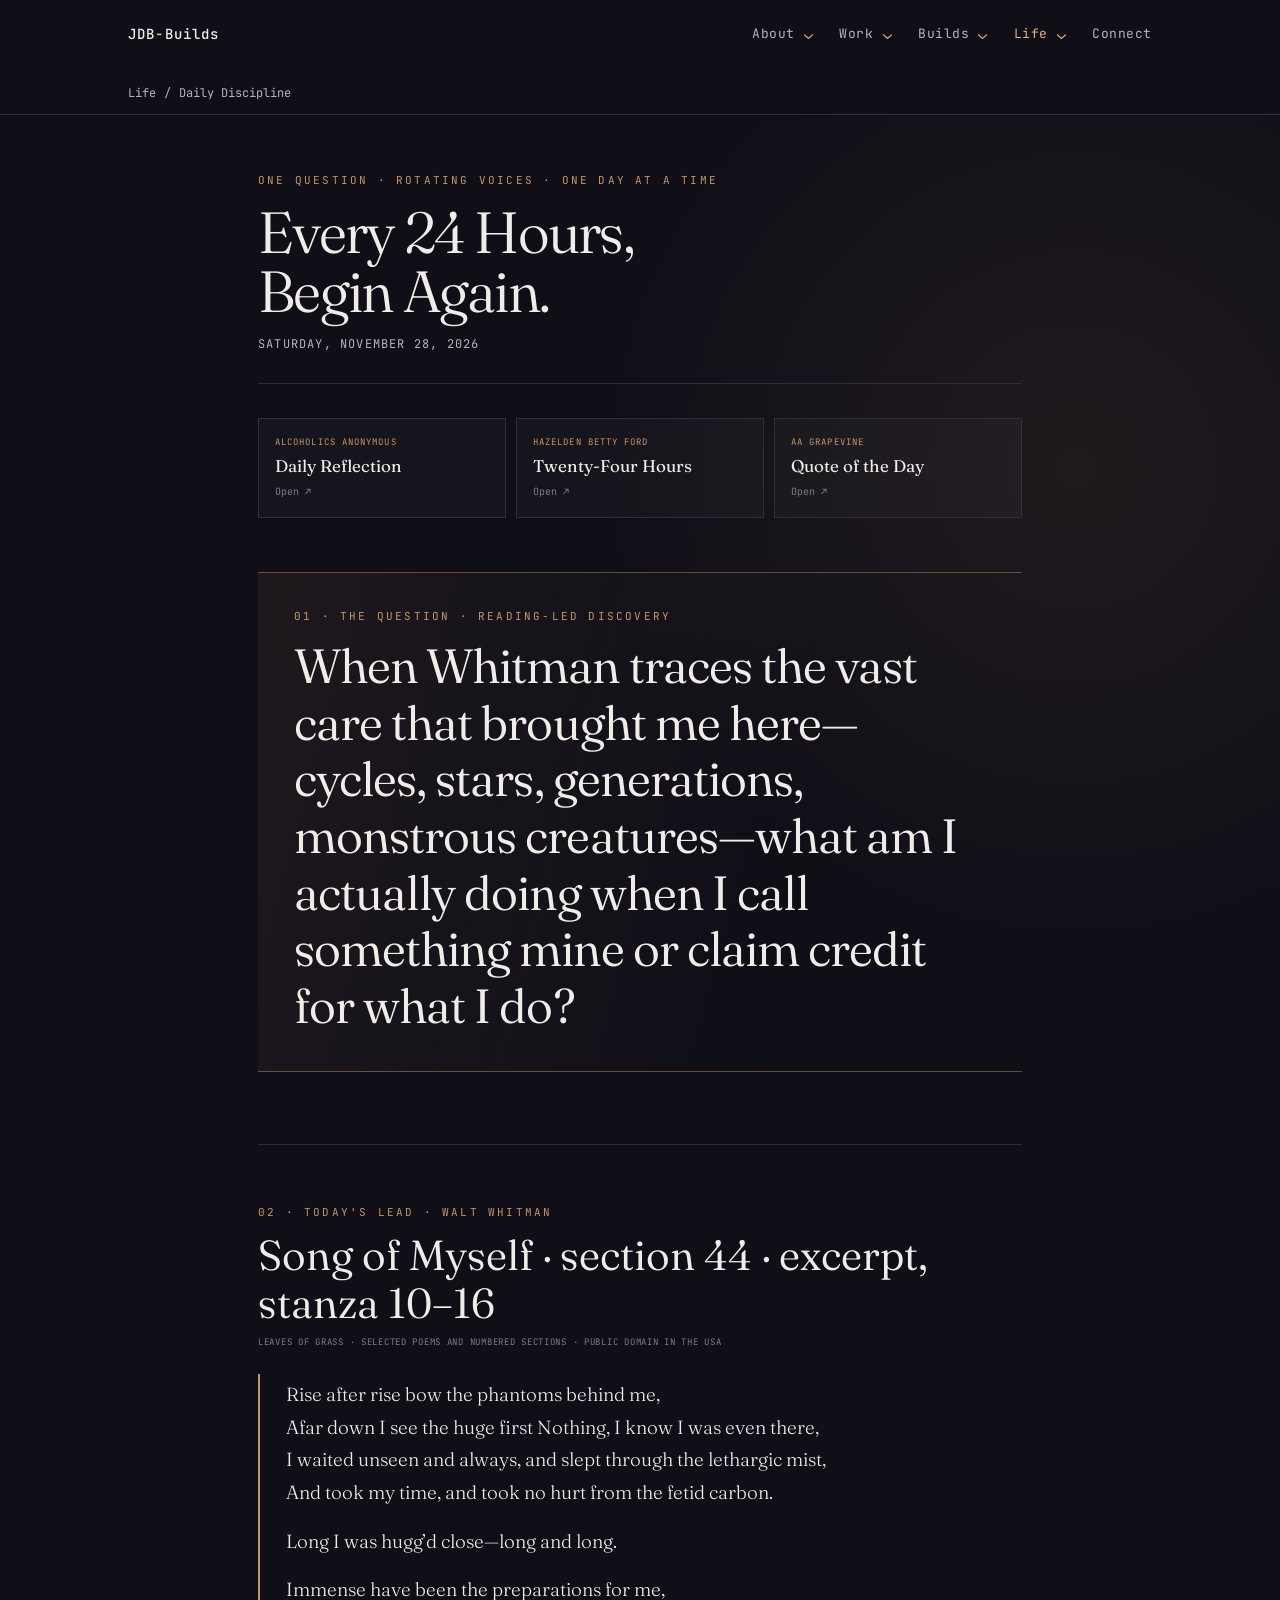
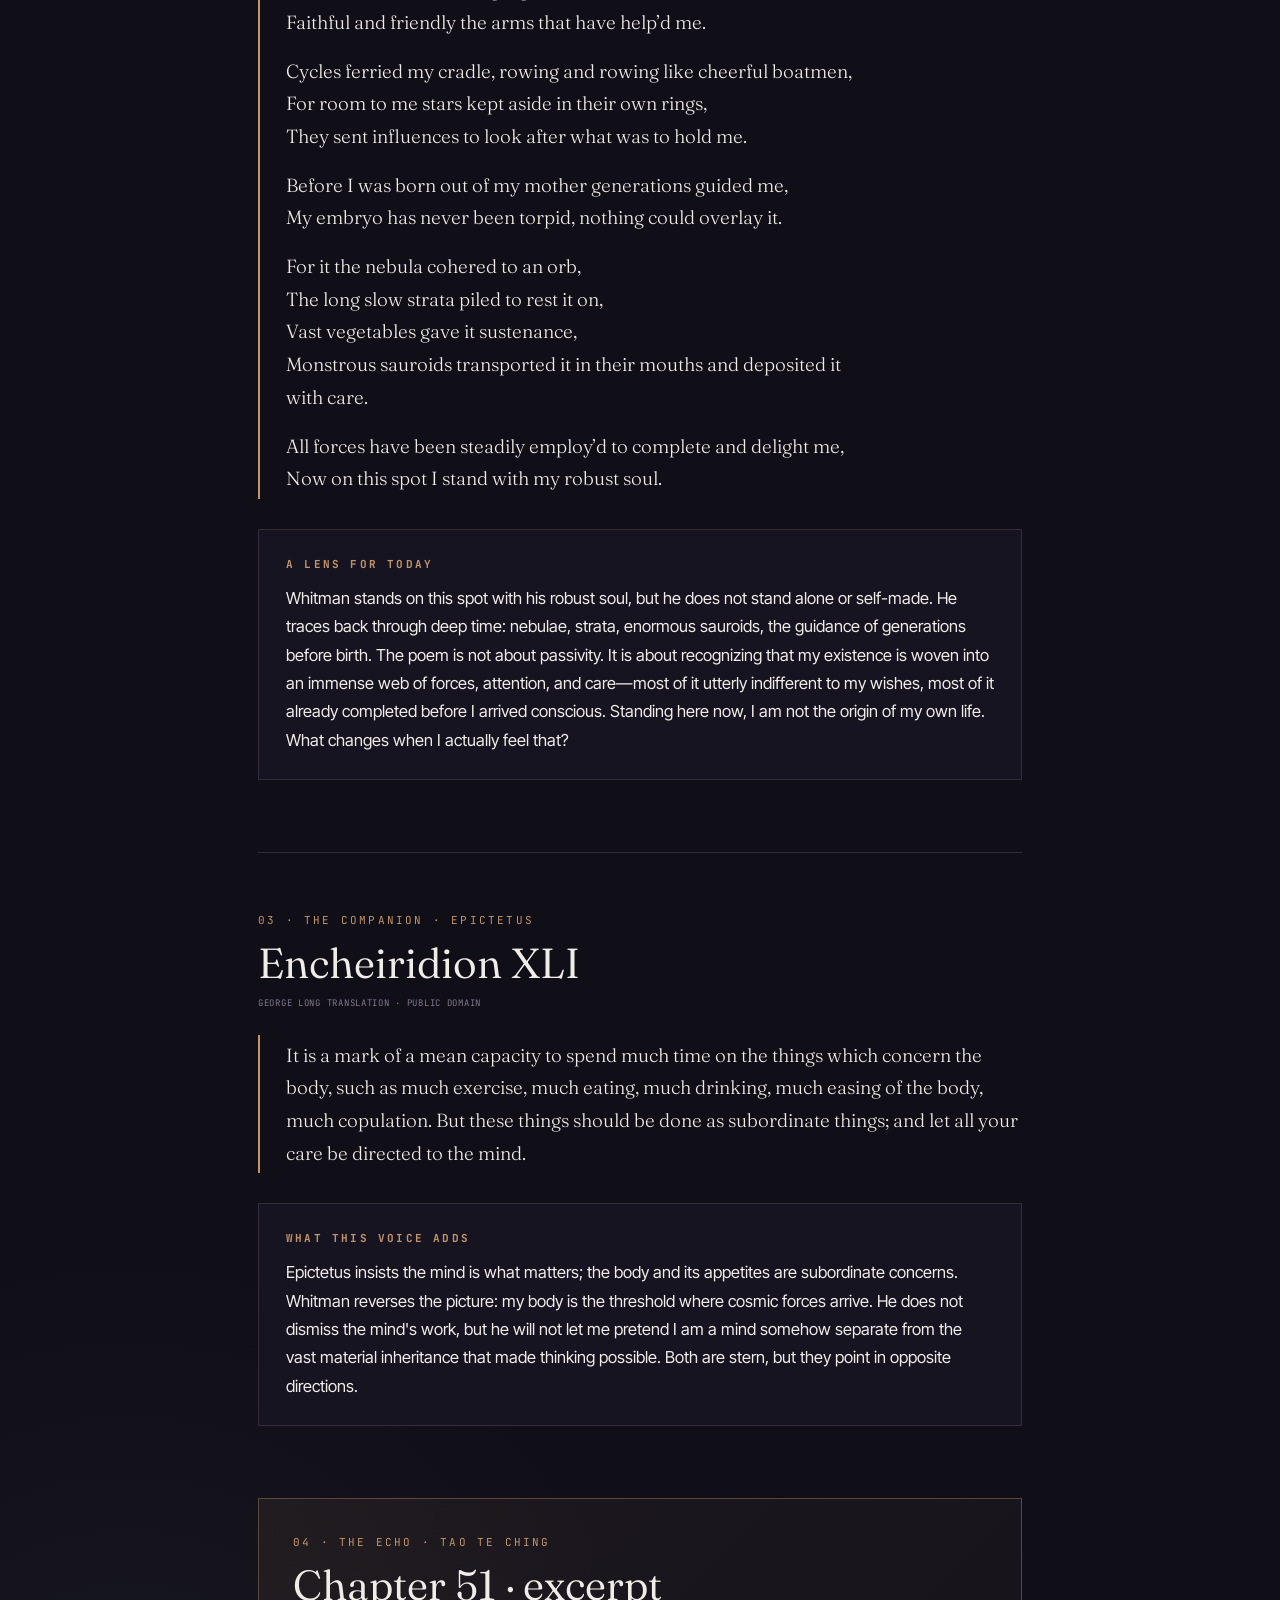
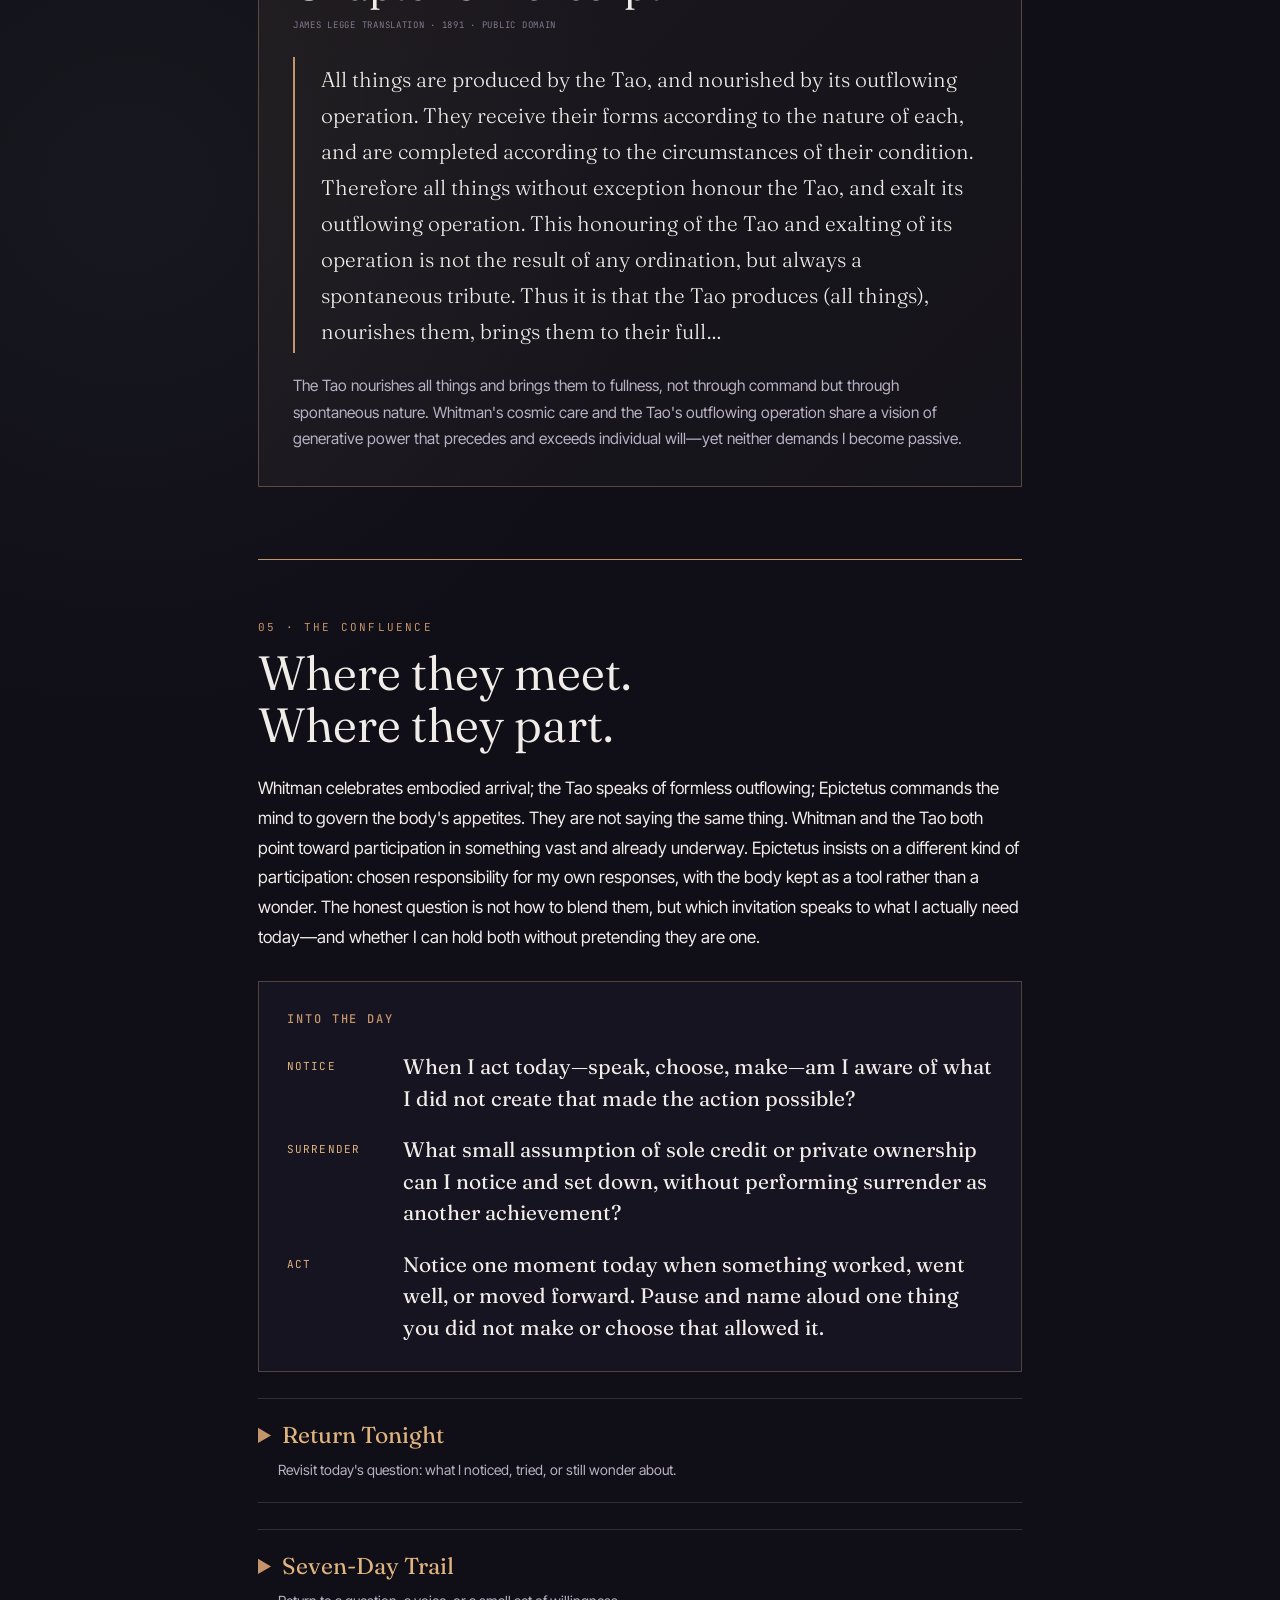
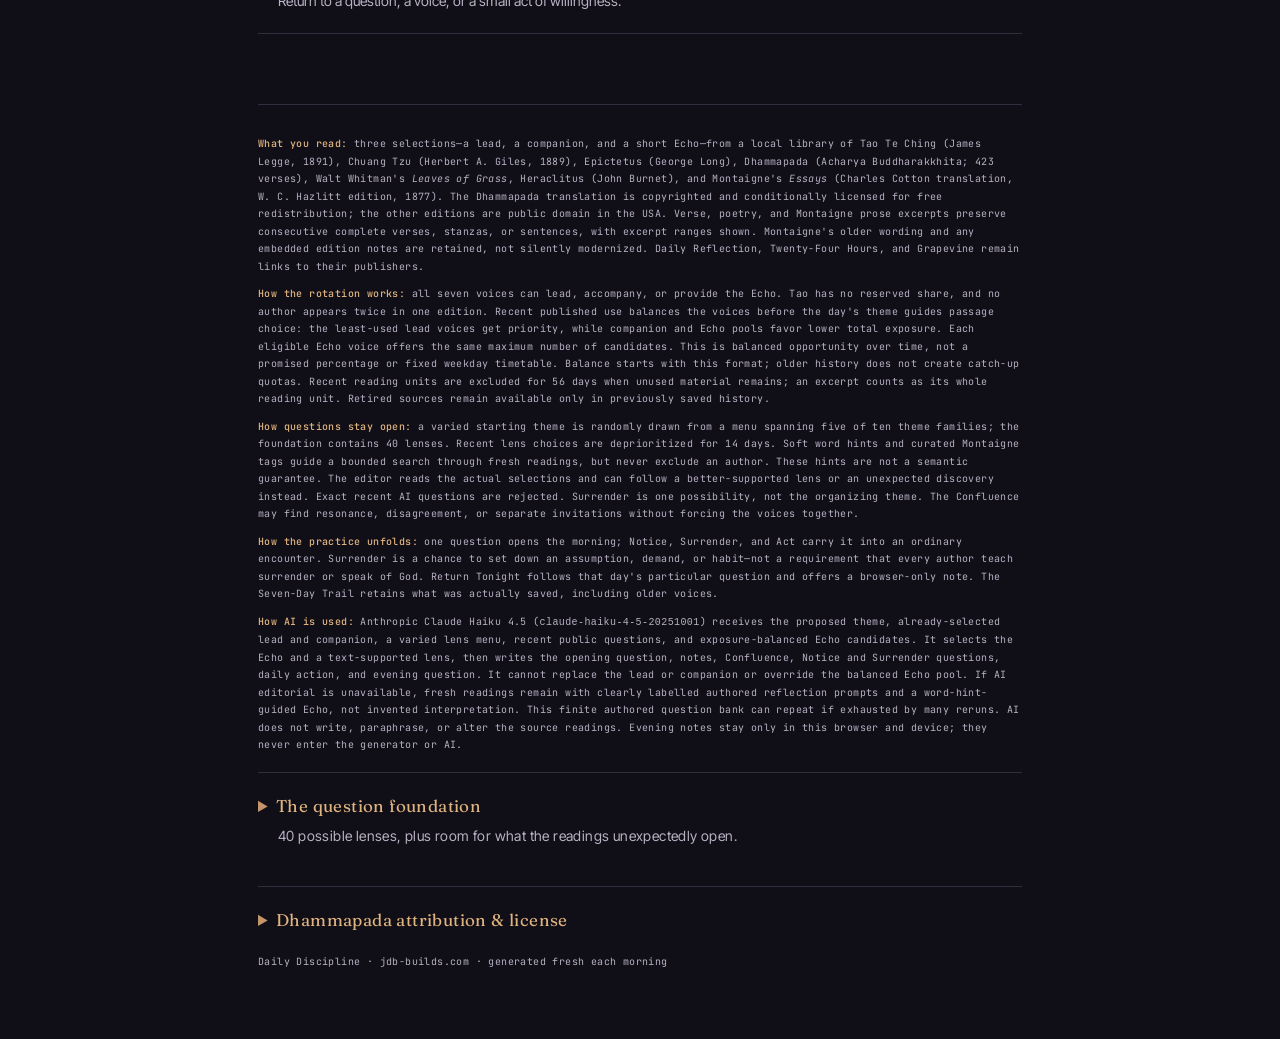
<file: index.html>
<!DOCTYPE html>
<html lang="en"><head><meta charset="UTF-8"><meta name="viewport" content="width=device-width,initial-scale=1.0">
<meta name="description" content="Daily Discipline: recovery, spiritual reading, and one question to carry into the day.">
<script id="discipline-freshness" type="application/json">{"version": 1, "date": "2026-11-28", "editorial_mode": "ai", "generated_at": "2026-11-28T07:16:07.025288+00:00", "selections": {"lead": "whitman:myself_44", "companion": "epictetus:XLI", "echo": "tao:51"}}</script>
<title>Daily Discipline — Saturday, November 28, 2026</title>
<link rel="preconnect" href="https://fonts.googleapis.com"><link rel="preconnect" href="https://fonts.gstatic.com" crossorigin>
<link href="https://fonts.googleapis.com/css2?family=Fraunces:ital,opsz,wght@0,9..144,300..700;1,9..144,300..600&amp;family=Inter+Tight:wght@300;400;500;600&amp;family=JetBrains+Mono:wght@400;500;600&amp;display=swap" rel="stylesheet">
<style>
*{box-sizing:border-box;margin:0;padding:0}:root{--paper:#100E17;--paper2:#171421;--line:#332C3D;--ink:#F0EDE8;--dim:#B8B1C3;--faint:#81798E;--brass:#C4956A;--bright:#E0B47F;--display:"Fraunces",Georgia,serif;--body:"Inter Tight",system-ui,sans-serif;--mono:"JetBrains Mono",monospace}
body{background:radial-gradient(circle at 84% 8%,rgba(196,149,106,.09),transparent 30rem),radial-gradient(circle at 10% 58%,rgba(122,158,138,.07),transparent 34rem),var(--paper);color:var(--ink);font-family:var(--body);line-height:1.65;-webkit-font-smoothing:antialiased;padding-bottom:60px}a{color:inherit;text-decoration:none}.wrap{max-width:820px;margin:auto;padding:0 28px}
.topnav{display:flex;align-items:center;justify-content:space-between;padding:16px 0;border-bottom:1px solid var(--line)}.home{font-family:var(--mono);font-size:12px;letter-spacing:.18em;text-transform:uppercase;color:var(--dim)}.home span{color:var(--brass);font-weight:600}.here{font-family:var(--display);font-style:italic;font-size:14px;color:var(--dim)}
.top{padding:56px 0 28px;border-bottom:1px solid var(--line);margin-bottom:34px}.kicker,.eyebrow,.movement h3,.question-card .label{font-family:var(--mono);font-size:11px;letter-spacing:.2em;text-transform:uppercase;color:var(--brass)}.kicker{margin-bottom:14px}.top h1{font-family:var(--display);font-weight:330;font-size:clamp(38px,6vw,58px);letter-spacing:-.03em;line-height:1.02}.date{font-family:var(--mono);font-size:12px;letter-spacing:.1em;color:var(--dim);margin-top:14px;text-transform:uppercase}
.open-grid{display:grid;grid-template-columns:repeat(3,1fr);gap:10px;margin-bottom:54px}.card-link{border:1px solid var(--line);padding:16px;transition:.2s;background:rgba(255,255,255,.025);min-height:92px}.card-link:hover{border-color:var(--brass);background:var(--paper2);transform:translateY(-1px)}.card-link .label{font-family:var(--mono);font-size:9px;letter-spacing:.12em;text-transform:uppercase;color:var(--brass);margin-bottom:6px}.card-link h2{font-family:var(--display);font-weight:400;font-size:17px;line-height:1.2}.go{font-family:var(--mono);font-size:10px;color:var(--faint);margin-top:8px}
.question-card{margin-bottom:72px;padding:34px 36px 36px;border-block:1px solid rgba(196,149,106,.45);background:linear-gradient(105deg,rgba(196,149,106,.08),transparent 65%)}.question-card .label{margin-bottom:13px}.question-card h2{font-family:var(--display);font-weight:350;font-size:clamp(31px,5vw,48px);letter-spacing:-.02em;line-height:1.18}
.reading{margin-top:72px;padding-top:58px;border-top:1px solid var(--line)}.eyebrow{margin-bottom:10px}.reading h2,.echo h2{font-family:var(--display);font-weight:350;font-size:clamp(28px,4vw,42px);line-height:1.15;margin-bottom:8px}.source-note{font-family:var(--mono);font-size:9px;letter-spacing:.08em;text-transform:uppercase;color:var(--faint);margin-bottom:24px}.verse{border-left:2px solid var(--brass);padding:4px 0 4px 26px;margin-bottom:30px}.verse p{font-family:var(--display);font-weight:300;font-size:19px;line-height:1.72;margin-bottom:1rem}.verse p:last-child{margin-bottom:0}.movement{padding:25px 27px;background:var(--paper2);border:1px solid var(--line)}.movement h3{margin-bottom:11px}.movement p{font-size:16.5px;line-height:1.72}
.echo{margin-top:72px;padding:34px;border:1px solid rgba(196,149,106,.38);background:linear-gradient(135deg,rgba(196,149,106,.07),rgba(255,255,255,.02))}.echo .verse{margin-bottom:20px}.echo .verse p{font-size:21px}.echo-note{font-size:15.5px;line-height:1.7;color:var(--dim)}.confluence{margin-top:72px;padding-top:58px;border-top:1px solid var(--brass)}.confluence h2{font-family:var(--display);font-weight:350;font-size:clamp(34px,5vw,48px);line-height:1.1;margin-bottom:22px}.confluence>p{font-size:17px;line-height:1.75}.carry{margin-top:28px;padding:28px;background:var(--paper2);border:1px solid rgba(196,149,106,.35)}.carry .label{font-family:var(--mono);font-size:10px;letter-spacing:.16em;text-transform:uppercase;color:var(--brass);margin-bottom:10px}.carry p:last-child{font-family:var(--display);font-style:italic;font-size:21px;line-height:1.55}
.carry h3{font-family:var(--mono);font-size:12px;font-weight:500;letter-spacing:.16em;text-transform:uppercase;color:var(--brass);margin-bottom:22px}.practice-steps{display:grid;gap:20px}.practice-steps>div{display:grid;grid-template-columns:100px 1fr;gap:16px}.practice-steps dt{font-family:var(--mono);font-size:11px;letter-spacing:.1em;text-transform:uppercase;color:var(--bright);padding-top:6px}.practice-steps dd{font-family:var(--display);font-size:21px;line-height:1.5;overflow-wrap:anywhere}.practice-steps.compact{margin:20px 0}.practice-steps.compact dd{font-size:18px}
.return,.trail{margin-top:26px;border-block:1px solid var(--line)}summary{padding:22px 0;cursor:pointer;color:var(--bright);font-family:var(--display);font-size:23px;line-height:1.3}summary::marker{color:var(--brass)}summary small{display:block;color:var(--dim);font-family:var(--body);font-size:14px;font-weight:400;line-height:1.5;margin:8px 0 0 20px}.evening-entry{padding:0 0 24px}.night-question{font-family:var(--display);font-size:22px;line-height:1.5;margin-bottom:22px}.private-note label{display:block;font-size:15px;margin-bottom:10px}textarea{width:100%;resize:vertical;background:var(--paper2);border:1px solid var(--line);color:var(--ink);font:16px/1.6 var(--body);padding:16px;min-height:120px;border-radius:2px}.note-privacy,.note-status,.trail-empty{font-size:13px;color:var(--dim);line-height:1.6;margin-top:10px}.note-actions{display:flex;flex-wrap:wrap;gap:10px;margin-top:15px}.note-actions button{min-height:44px;padding:10px 15px;background:var(--paper2);border:1px solid var(--line);border-radius:2px;color:var(--ink);font:14px var(--body);cursor:pointer}.note-actions button:hover{border-color:var(--brass)}:focus-visible{outline:2px solid var(--bright);outline-offset:4px}.trail-intro{font-size:14px;color:var(--dim);margin-bottom:16px}.trail-list{list-style:none}.trail-list>li{border-top:1px solid var(--line)}.trail-list summary{font:16px/1.5 var(--body);padding:17px 0}.trail-content{padding-bottom:22px}.trail-voices{font-family:var(--mono);font-size:11px;line-height:1.8;color:var(--dim);overflow-wrap:anywhere}.trail-question{font-family:var(--display);font-size:22px;line-height:1.5;margin-top:16px}[hidden]{display:none!important}
footer{margin-top:70px;padding-top:30px;border-top:1px solid var(--line);font-family:var(--mono);font-size:10px;letter-spacing:.04em;color:var(--dim);line-height:1.75}footer p{margin-bottom:10px}footer strong{color:var(--bright);font-weight:500}@media(max-width:680px){.wrap{padding:0 18px}.open-grid{grid-template-columns:1fr}.card-link{min-height:0}.question-card{padding:28px 22px 30px}.reading{margin-top:58px;padding-top:46px}.verse{padding-left:20px}.echo{padding:27px 22px}.carry{padding:24px 22px}.practice-steps>div{grid-template-columns:1fr;gap:5px}.practice-steps dt{padding-top:0}}
.foundation{margin-top:18px;border-top:1px solid var(--line)}.foundation summary{font-size:17px}.foundation section{margin:22px 0}.foundation h3{font:500 15px/1.5 var(--body);color:var(--bright);margin-bottom:7px}.foundation ul{padding-left:20px}.foundation li{margin:8px 0}.foundation p,.foundation li{font:13px/1.75 var(--body)}
</style><link rel="stylesheet" href="/jdb-site-navigation.css"><script src="/jdb-site-navigation.js" defer></script></head><body>
<header id="jdb-site-navigation" class="jdb-nav" data-theme="default">
  <div class="jdb-nav-inner">
    <a class="jdb-brand" href="https://jdb-builds.com/" aria-label="JDB-Builds — back to the main page"><span>JDB<b>-</b>Builds</span></a>
    <button class="jdb-hamburger cursor-interaction" id="jdb-site-hamburger" type="button" aria-label="Open menu" aria-expanded="false" aria-controls="jdb-site-menu"><span></span><span></span><span></span></button>
    <nav class="jdb-grouped-nav" id="jdb-site-menu" aria-label="Main navigation">
      <details class="jdb-nav-group" data-group="about">
  <summary class="jdb-group-trigger cursor-interaction">About<span class="jdb-menu-caret" aria-hidden="true">⌄</span></summary>
  <div class="jdb-group-panel" aria-label="About links">
    <a href="https://jdb-builds.com/#personal-about" data-group="about" aria-label="About me — A little more about me."><span class="jdb-menu-name">About me</span><span class="jdb-menu-description">A little more about me.</span></a>
<a href="https://jdb-builds.com/notes.html" data-group="about" aria-label="Notes — Thoughts, observations, and things worth sharing."><span class="jdb-menu-name">Notes</span><span class="jdb-menu-description">Thoughts, observations, and things worth sharing.</span></a>
  </div>
</details>
<details class="jdb-nav-group" data-group="work">
  <summary class="jdb-group-trigger cursor-interaction">Work<span class="jdb-menu-caret" aria-hidden="true">⌄</span></summary>
  <div class="jdb-group-panel" aria-label="Work links">
    <a href="https://jdb-builds.com/#jdb-current-rebalanced-work" data-group="work" aria-label="Work story — The original story, in its own space."><span class="jdb-menu-name">Work story</span><span class="jdb-menu-description">The original story, in its own space.</span></a>
<a href="https://jdb-builds.com/#about" data-group="work" aria-label="How I work — Operator first. Always learning."><span class="jdb-menu-name">How I work</span><span class="jdb-menu-description">Operator first. Always learning.</span></a>
<a href="https://jdb-builds.com/#experience" data-group="work" aria-label="Career & Résumé — Experience, education, and the path so far."><span class="jdb-menu-name">Career & Résumé</span><span class="jdb-menu-description">Experience, education, and the path so far.</span></a>
<a href="https://jdb-builds.com/team.html" data-group="work" aria-label="Team — The people behind the work."><span class="jdb-menu-name">Team</span><span class="jdb-menu-description">The people behind the work.</span></a>
  </div>
</details>
<details class="jdb-nav-group" data-group="builds">
  <summary class="jdb-group-trigger cursor-interaction">Builds<span class="jdb-menu-caret" aria-hidden="true">⌄</span></summary>
  <div class="jdb-group-panel" aria-label="Builds links">
    <a href="https://jdb-builds.com/#builds" data-group="builds" aria-label="Projects — Things I've made and am learning from."><span class="jdb-menu-name">Projects</span><span class="jdb-menu-description">Things I've made and am learning from.</span></a>
<a href="https://jdb-builds.com/#professional-builds" data-group="builds" aria-label="Professional builds — Tools shaped by the work."><span class="jdb-menu-name">Professional builds</span><span class="jdb-menu-description">Tools shaped by the work.</span></a>
<a href="https://jdb-builds.com/#stack" data-group="builds" aria-label="Stack & AI — The tools I'm using and exploring."><span class="jdb-menu-name">Stack & AI</span><span class="jdb-menu-description">The tools I'm using and exploring.</span></a>
<a href="https://briefing.jdb-builds.com/" data-group="builds" aria-label="Daily Signal — The public, read-only daily briefing."><span class="jdb-menu-name">Daily Signal</span><span class="jdb-menu-description">The public, read-only daily briefing.</span></a>
  </div>
</details>
<details class="jdb-nav-group jdb-current-group" data-group="life">
  <summary class="jdb-group-trigger cursor-interaction">Life<span class="jdb-menu-caret" aria-hidden="true">⌄</span></summary>
  <div class="jdb-group-panel" aria-label="Life links">
<a href="https://jdb-builds.com/#fun" data-group="life" aria-label="Life & interests — Things I do for the love of it."><span class="jdb-menu-name">Life &amp; interests</span><span class="jdb-menu-description">Things I do for the love of it.</span></a>
    <a href="https://jdb-builds.com/disc.html" data-group="life" aria-label="Disc Golf — The Bag Tag Dossier."><span class="jdb-menu-name">Disc Golf</span><span class="jdb-menu-description">The Bag Tag Dossier.</span></a>
<a href="https://jdb-builds.com/fairway-miles" data-group="life" aria-label="Fairway Miles — Rounds, miles, and field notes."><span class="jdb-menu-name">Fairway Miles</span><span class="jdb-menu-description">Rounds, miles, and field notes.</span></a>
<a href="https://jdb-builds.com/date-night.html" data-group="life" aria-label="Date Night — Let chance pick a night together."><span class="jdb-menu-name">Date Night</span><span class="jdb-menu-description">Let chance pick a night together.</span></a>
<a href="https://jdb-builds.com/spirit.html" data-group="life" aria-label="Spirit — Reflection and practice."><span class="jdb-menu-name">Spirit</span><span class="jdb-menu-description">Reflection and practice.</span></a>
<a href="https://jdb-builds.com/expand.html" data-group="life" aria-label="Expand — Books and ideas."><span class="jdb-menu-name">Expand</span><span class="jdb-menu-description">Books and ideas.</span></a>
<a href="https://jdb-builds.com/belief.html" data-group="life" aria-label="Belief — Perspective and questions I return to."><span class="jdb-menu-name">Belief</span><span class="jdb-menu-description">Perspective and questions I return to.</span></a>
<a href="https://discipline.jdb-builds.com" aria-current="page" data-group="life" aria-label="Daily Discipline — A daily reading and practice."><span class="jdb-menu-name">Daily Discipline</span><span class="jdb-menu-description">A daily reading and practice.</span></a>
  </div>
</details>
      <a class="jdb-connect-link" href="https://jdb-builds.com/#connect">Connect</a>
    </nav>
    <div class="jdb-breadcrumb" aria-label="Page location"><span>Life</span><span aria-hidden="true">/</span><span>Daily Discipline</span></div>
  </div>
</header>

<div class="wrap">
<header class="top" data-discipline-date="2026-11-28"><div class="kicker">One question · rotating voices · one day at a time</div><h1>Every 24 Hours,<br>Begin Again.</h1><div class="date">Saturday, November 28, 2026</div></header>
<nav class="open-grid" aria-label="Recovery readings">
<a class="card-link" href="https://www.aa.org/daily-reflections" target="_blank" rel="noopener"><div class="label">Alcoholics Anonymous</div><h2>Daily Reflection</h2><div class="go">Open ↗</div></a>
<a class="card-link" href="https://www.hazeldenbettyford.org/thought-for-the-day" target="_blank" rel="noopener"><div class="label">Hazelden Betty Ford</div><h2>Twenty-Four Hours</h2><div class="go">Open ↗</div></a>
<a class="card-link" href="https://www.aagrapevine.org/#quote-of-the-day" target="_blank" rel="noopener"><div class="label">AA Grapevine</div><h2>Quote of the Day</h2><div class="go">Open ↗</div></a></nav>
<section class="question-card" aria-labelledby="daily-question"><div class="label">01 · The question · Reading-led discovery</div><h2 id="daily-question">When Whitman traces the vast care that brought me here—cycles, stars, generations, monstrous creatures—what am I actually doing when I call something mine or claim credit for what I do?</h2></section>

  <section class="reading" aria-labelledby="reading-02" data-reading-role="lead" data-selection-key="whitman:myself_44">
    <div class="eyebrow">02 · Today&#x27;s lead · Walt Whitman</div>
    <h2 id="reading-02">Song of Myself · section 44 · excerpt, stanza 10–16</h2>
    <div class="source-note">Leaves of Grass · selected poems and numbered sections · public domain in the USA</div>
    <div class="verse"><p style="white-space:pre-line">Rise after rise bow the phantoms behind me,
Afar down I see the huge first Nothing, I know I was even there,
I waited unseen and always, and slept through the lethargic mist,
And took my time, and took no hurt from the fetid carbon.</p><p style="white-space:pre-line">Long I was hugg’d close—long and long.</p><p style="white-space:pre-line">Immense have been the preparations for me,
Faithful and friendly the arms that have help’d me.</p><p style="white-space:pre-line">Cycles ferried my cradle, rowing and rowing like cheerful boatmen,
For room to me stars kept aside in their own rings,
They sent influences to look after what was to hold me.</p><p style="white-space:pre-line">Before I was born out of my mother generations guided me,
My embryo has never been torpid, nothing could overlay it.</p><p style="white-space:pre-line">For it the nebula cohered to an orb,
The long slow strata piled to rest it on,
Vast vegetables gave it sustenance,
Monstrous sauroids transported it in their mouths and deposited it
    with care.</p><p style="white-space:pre-line">All forces have been steadily employ’d to complete and delight me,
Now on this spot I stand with my robust soul.</p></div>
    <div class="movement"><h3>A lens for today</h3><p>Whitman stands on this spot with his robust soul, but he does not stand alone or self-made. He traces back through deep time: nebulae, strata, enormous sauroids, the guidance of generations before birth. The poem is not about passivity. It is about recognizing that my existence is woven into an immense web of forces, attention, and care—most of it utterly indifferent to my wishes, most of it already completed before I arrived conscious. Standing here now, I am not the origin of my own life. What changes when I actually feel that?</p></div>
  </section>

  <section class="reading" aria-labelledby="reading-03" data-reading-role="companion" data-selection-key="epictetus:XLI">
    <div class="eyebrow">03 · The companion · Epictetus</div>
    <h2 id="reading-03">Encheiridion XLI</h2>
    <div class="source-note">George Long translation · public domain</div>
    <div class="verse"><p>It is a mark of a mean capacity to spend much time on the things which concern the body, such as much exercise, much eating, much drinking, much easing of the body, much copulation. But these things should be done as subordinate things; and let all your care be directed to the mind.</p></div>
    <div class="movement"><h3>What this voice adds</h3><p>Epictetus insists the mind is what matters; the body and its appetites are subordinate concerns. Whitman reverses the picture: my body is the threshold where cosmic forces arrive. He does not dismiss the mind&#x27;s work, but he will not let me pretend I am a mind somehow separate from the vast material inheritance that made thinking possible. Both are stern, but they point in opposite directions.</p></div>
  </section>

  <section class="echo" aria-labelledby="echo-heading" data-reading-role="echo" data-selection-key="tao:51">
    <div class="eyebrow">04 · The Echo · Tao Te Ching</div>
    <h2 id="echo-heading">Chapter 51 · excerpt</h2>
    <div class="source-note">James Legge translation · 1891 · public domain</div>
    <div class="verse"><p>All things are produced by the Tao, and nourished by its outflowing operation. They receive their forms according to the nature of each, and are completed according to the circumstances of their condition. Therefore all things without exception honour the Tao, and exalt its outflowing operation. This honouring of the Tao and exalting of its operation is not the result of any ordination, but always a spontaneous tribute. Thus it is that the Tao produces (all things), nourishes them, brings them to their full…</p></div>
    <p class="echo-note">The Tao nourishes all things and brings them to fullness, not through command but through spontaneous nature. Whitman&#x27;s cosmic care and the Tao&#x27;s outflowing operation share a vision of generative power that precedes and exceeds individual will—yet neither demands I become passive.</p>
  </section>
<section class="confluence" aria-labelledby="confluence-heading"><div class="eyebrow">05 · The Confluence</div><h2 id="confluence-heading">Where they meet.<br>Where they part.</h2><p>Whitman celebrates embodied arrival; the Tao speaks of formless outflowing; Epictetus commands the mind to govern the body&#x27;s appetites. They are not saying the same thing. Whitman and the Tao both point toward participation in something vast and already underway. Epictetus insists on a different kind of participation: chosen responsibility for my own responses, with the body kept as a tool rather than a wonder. The honest question is not how to blend them, but which invitation speaks to what I actually need today—and whether I can hold both without pretending they are one.</p></section>
<section class="carry" aria-labelledby="practice-heading"><h3 id="practice-heading">Into the Day</h3><dl class="practice-steps"><div><dt>Notice</dt><dd>When I act today—speak, choose, make—am I aware of what I did not create that made the action possible?</dd></div><div><dt>Surrender</dt><dd>What small assumption of sole credit or private ownership can I notice and set down, without performing surrender as another achievement?</dd></div><div><dt>Act</dt><dd>Notice one moment today when something worked, went well, or moved forward. Pause and name aloud one thing you did not make or choose that allowed it.</dd></div></dl></section>
<details class="return"><summary>Return Tonight<small>Revisit today's question: what I noticed, tried, or still wonder about.</small></summary><div class="evening-entry" data-note-date="2026-11-28">
<p class="night-question">What did I notice today that I had not made? Did naming it change how I felt about my own choices?</p>
<div class="private-note" hidden>
<label for="evening-note-today">A few words to return to (optional)</label>
<textarea id="evening-note-today" rows="4" maxlength="4000" autocomplete="off" spellcheck="false" placeholder="What did I notice, try, or learn today?"></textarea>
<p class="note-privacy">Saved only in this browser on this device. No account or cloud sync. Clearing browser data removes saved notes.</p>
<div class="note-actions"><button type="button" data-note-save>Save on this device</button><button type="button" data-note-clear>Clear this note</button></div>
<p class="note-status" role="status" aria-live="polite"></p></div>
<noscript><p class="note-privacy">You can reflect on this question here; saving a note requires JavaScript.</p></noscript>
</div></details>
<details class="trail"><summary>Seven-Day Trail<small>Return to a question, a voice, or a small act of willingness.</small></summary><p class="trail-intro">The past seven calendar days, newest first. Each day holds its latest generated reading; new practice prompts collect from this update onward.</p><ul class="trail-list"><li><details><summary><time datetime="2026-11-28">Saturday, November 28</time></summary><div class="trail-content"><p class="trail-voices">Lead: Walt Whitman · Song of Myself · section 44 · excerpt, stanza 10–16 / Companion: Epictetus · Encheiridion XLI / Echo: Tao Te Ching · Chapter 51 · excerpt</p><p class="trail-question">When Whitman traces the vast care that brought me here—cycles, stars, generations, monstrous creatures—what am I actually doing when I call something mine or claim credit for what I do?</p><dl class="practice-steps compact"><div><dt>Notice</dt><dd>When I act today—speak, choose, make—am I aware of what I did not create that made the action possible?</dd></div><div><dt>Surrender</dt><dd>What small assumption of sole credit or private ownership can I notice and set down, without performing surrender as another achievement?</dd></div><div><dt>Act</dt><dd>Notice one moment today when something worked, went well, or moved forward. Pause and name aloud one thing you did not make or choose that allowed it.</dd></div></dl><div class="evening-entry" data-note-date="2026-11-28">
<p class="night-question">What did I notice today that I had not made? Did naming it change how I felt about my own choices?</p>
<div class="private-note" hidden>
<label for="evening-note-2026-11-28">A few words to return to (optional)</label>
<textarea id="evening-note-2026-11-28" rows="4" maxlength="4000" autocomplete="off" spellcheck="false" placeholder="What did I notice, try, or learn today?"></textarea>
<p class="note-privacy">Saved only in this browser on this device. No account or cloud sync. Clearing browser data removes saved notes.</p>
<div class="note-actions"><button type="button" data-note-save>Save on this device</button><button type="button" data-note-clear>Clear this note</button></div>
<p class="note-status" role="status" aria-live="polite"></p></div>
<noscript><p class="note-privacy">You can reflect on this question here; saving a note requires JavaScript.</p></noscript>
</div></div></details></li><li><details><summary><time datetime="2026-11-27">Friday, November 27</time></summary><div class="trail-content"><p class="trail-voices">Lead: Heraclitus · Fragment 95 / Companion: Tao Te Ching · Chapter 50 / Echo: Chuang Tzu · Nourishment of the Soul · excerpt</p><p class="trail-question">When I move through today half-awake in habit, what am I actually missing that the waking world around me is showing?</p><dl class="practice-steps compact"><div><dt>Notice</dt><dd>In one ordinary conversation today, am I listening to what the person is actually saying, or only to my prepared response?</dd></div><div><dt>Surrender</dt><dd>What small habit of defending or explaining myself could I set aside for one hour, just to notice what happens when I do?</dd></div><div><dt>Act</dt><dd>Before responding to someone today, pause and notice one specific thing they said that surprised me or that I did not expect.</dd></div></dl><div class="evening-entry" data-note-date="2026-11-27">
<p class="night-question">When did I feel most actually present today, and what was I not trying to control in that moment?</p>
<div class="private-note" hidden>
<label for="evening-note-2026-11-27">A few words to return to (optional)</label>
<textarea id="evening-note-2026-11-27" rows="4" maxlength="4000" autocomplete="off" spellcheck="false" placeholder="What did I notice, try, or learn today?"></textarea>
<p class="note-privacy">Saved only in this browser on this device. No account or cloud sync. Clearing browser data removes saved notes.</p>
<div class="note-actions"><button type="button" data-note-save>Save on this device</button><button type="button" data-note-clear>Clear this note</button></div>
<p class="note-status" role="status" aria-live="polite"></p></div>
<noscript><p class="note-privacy">You can reflect on this question here; saving a note requires JavaScript.</p></noscript>
</div></div></details></li><li><details><summary><time datetime="2026-11-26">Thursday, November 26</time></summary><div class="trail-content"><p class="trail-voices">Lead: Dhammapada · Miscellaneous · verses 290–292 / Companion: Montaigne · Of The Art Of Conference · excerpt · Book III · paragraph 7 · sentence 1–4 / Echo: Epictetus · Encheiridion XIII</p><p class="trail-question">When someone contradicts me today, can I notice whether I&#x27;m defending a grip on being right, or actually curious about what I&#x27;m missing?</p><dl class="practice-steps compact"><div><dt>Notice</dt><dd>When I&#x27;m about to explain myself to someone who doubts me, what actually matters more—my defense or their question?</dd></div><div><dt>Surrender</dt><dd>Can I set aside, just for today, the need to prove I already know what someone is about to tell me?</dd></div><div><dt>Act</dt><dd>In one conversation today where I feel misunderstood, I&#x27;ll pause and ask a genuine question before answering, noticing what I learn.</dd></div></dl><div class="evening-entry" data-note-date="2026-11-26">
<p class="night-question">Did I actually hear anyone today, or did I spend my energy building a case while they were speaking?</p>
<div class="private-note" hidden>
<label for="evening-note-2026-11-26">A few words to return to (optional)</label>
<textarea id="evening-note-2026-11-26" rows="4" maxlength="4000" autocomplete="off" spellcheck="false" placeholder="What did I notice, try, or learn today?"></textarea>
<p class="note-privacy">Saved only in this browser on this device. No account or cloud sync. Clearing browser data removes saved notes.</p>
<div class="note-actions"><button type="button" data-note-save>Save on this device</button><button type="button" data-note-clear>Clear this note</button></div>
<p class="note-status" role="status" aria-live="polite"></p></div>
<noscript><p class="note-privacy">You can reflect on this question here; saving a note requires JavaScript.</p></noscript>
</div></div></details></li><li><details><summary><time datetime="2026-11-25">Wednesday, November 25</time></summary><div class="trail-content"><p class="trail-voices">Lead: Walt Whitman · Crossing Brooklyn Ferry · section 9 · excerpt, stanza 1 / Companion: Tao Te Ching · Chapter 22 / Echo: Heraclitus · Fragment 78</p><p class="trail-question">When Whitman calls everything to flourish and show itself fully, and I notice myself editing what I offer or receive today, what am I actually protecting?</p><dl class="practice-steps compact"><div><dt>Notice</dt><dd>When I move through today, am I holding back something true, or offering something not yet honest?</dd></div><div><dt>Surrender</dt><dd>What if I stopped believing I need to know whether to show myself or conceal myself, and simply noticed what wants to emerge today?</dd></div><div><dt>Act</dt><dd>In one conversation today, notice what you naturally hold back. Name it to yourself without judgment. Let that be enough.</dd></div></dl><div class="evening-entry" data-note-date="2026-11-25">
<p class="night-question">What did I actually offer or receive today that surprised me—and did I let it be itself, or try to manage how it looked?</p>
<div class="private-note" hidden>
<label for="evening-note-2026-11-25">A few words to return to (optional)</label>
<textarea id="evening-note-2026-11-25" rows="4" maxlength="4000" autocomplete="off" spellcheck="false" placeholder="What did I notice, try, or learn today?"></textarea>
<p class="note-privacy">Saved only in this browser on this device. No account or cloud sync. Clearing browser data removes saved notes.</p>
<div class="note-actions"><button type="button" data-note-save>Save on this device</button><button type="button" data-note-clear>Clear this note</button></div>
<p class="note-status" role="status" aria-live="polite"></p></div>
<noscript><p class="note-privacy">You can reflect on this question here; saving a note requires JavaScript.</p></noscript>
</div></div></details></li><li><details><summary><time datetime="2026-11-24">Tuesday, November 24</time></summary><div class="trail-content"><p class="trail-voices">Lead: Montaigne · Of Managing The Will · excerpt · Book III · paragraph 50 · sentence 1–2 / Companion: Chuang Tzu · Contingencies · excerpt / Echo: Dhammapada · Anger · verses 227–229</p><p class="trail-question">When I notice a small choice forming today—to speak, to act, to wait—what am I actually uncertain about, and does naming it change how I move?</p><dl class="practice-steps compact"><div><dt>Notice</dt><dd>What small habit or choice am I leaving unexamined today, assuming it needs no attention yet?</dd></div><div><dt>Surrender</dt><dd>Am I insisting that careful attention should protect me from consequences, or can I act thoughtfully and still be caught by what I cannot foresee?</dd></div><div><dt>Act</dt><dd>Notice one choice today where you feel uncertain or slightly afraid. Name what you are actually uncertain about—not to solve it, but to see it. Then act anyway, as clearly as you can.</dd></div></dl><div class="evening-entry" data-note-date="2026-11-24">
<p class="night-question">Did naming my uncertainty change how I moved, or did I act the same? Either way, what did I learn about my own character today?</p>
<div class="private-note" hidden>
<label for="evening-note-2026-11-24">A few words to return to (optional)</label>
<textarea id="evening-note-2026-11-24" rows="4" maxlength="4000" autocomplete="off" spellcheck="false" placeholder="What did I notice, try, or learn today?"></textarea>
<p class="note-privacy">Saved only in this browser on this device. No account or cloud sync. Clearing browser data removes saved notes.</p>
<div class="note-actions"><button type="button" data-note-save>Save on this device</button><button type="button" data-note-clear>Clear this note</button></div>
<p class="note-status" role="status" aria-live="polite"></p></div>
<noscript><p class="note-privacy">You can reflect on this question here; saving a note requires JavaScript.</p></noscript>
</div></div></details></li><li><details><summary><time datetime="2026-11-23">Monday, November 23</time></summary><div class="trail-content"><p class="trail-voices">Lead: Epictetus · Encheiridion XII / Companion: Montaigne · Of Experience · excerpt · Book III · paragraph 132 · sentence 1–6 / Echo: Walt Whitman · Crossing Brooklyn Ferry · section 3 · excerpt, stanza 1</p><p class="trail-question">When Epictetus says freedom costs the spilled oil, and Montaigne says the fairest life accommodates itself to the common human model, am I actually choosing what matters—or trading one demand for another?</p><dl class="practice-steps compact"><div><dt>Notice</dt><dd>When I move through today&#x27;s small inconveniences, do I actually notice who else is nearby, also inconvenienced, also moving on?</dd></div><div><dt>Surrender</dt><dd>What assumption about myself being separate or special might I set aside long enough to recognize an ordinary kinship with someone I encounter today?</dd></div><div><dt>Act</dt><dd>In one moment of friction today—a delay, a disappointment, a small loss—pause and notice one other person affected by the same thing. Say nothing. Notice.</dd></div></dl><div class="evening-entry" data-note-date="2026-11-23">
<p class="night-question">Did I find the company of that kinship, even briefly? What happened to my grip on the moment when I remembered I was not alone in it?</p>
<div class="private-note" hidden>
<label for="evening-note-2026-11-23">A few words to return to (optional)</label>
<textarea id="evening-note-2026-11-23" rows="4" maxlength="4000" autocomplete="off" spellcheck="false" placeholder="What did I notice, try, or learn today?"></textarea>
<p class="note-privacy">Saved only in this browser on this device. No account or cloud sync. Clearing browser data removes saved notes.</p>
<div class="note-actions"><button type="button" data-note-save>Save on this device</button><button type="button" data-note-clear>Clear this note</button></div>
<p class="note-status" role="status" aria-live="polite"></p></div>
<noscript><p class="note-privacy">You can reflect on this question here; saving a note requires JavaScript.</p></noscript>
</div></div></details></li><li><details><summary><time datetime="2026-11-22">Sunday, November 22</time></summary><div class="trail-content"><p class="trail-voices">Lead: Chuang Tzu · Hsu Wu Kuei · excerpt / Companion: Epictetus · Encheiridion XXXI · excerpt / Echo: Dhammapada · Violence · verses 143–145 · excerpt, verse 145</p><p class="trail-question">When I watch myself govern something small today—my choices, my attention, my response to a person—am I actually seeing what needs care, or performing the role of someone in control?</p><dl class="practice-steps compact"><div><dt>Notice</dt><dd>What is actually present in front of me right now that asks for care, separate from the story I&#x27;m telling about it?</dd></div><div><dt>Surrender</dt><dd>What role or title am I protecting today that I could set down without abandoning the actual work?</dd></div><div><dt>Act</dt><dd>In one conversation or task today, notice when you shift from seeing what is needed to defending how you&#x27;re handling it. Pause there. See if the work continues without the defense.</dd></div></dl><div class="evening-entry" data-note-date="2026-11-22">
<p class="night-question">When I actually stopped adding my own story to something today, what became visible that I couldn&#x27;t see before?</p>
<div class="private-note" hidden>
<label for="evening-note-2026-11-22">A few words to return to (optional)</label>
<textarea id="evening-note-2026-11-22" rows="4" maxlength="4000" autocomplete="off" spellcheck="false" placeholder="What did I notice, try, or learn today?"></textarea>
<p class="note-privacy">Saved only in this browser on this device. No account or cloud sync. Clearing browser data removes saved notes.</p>
<div class="note-actions"><button type="button" data-note-save>Save on this device</button><button type="button" data-note-clear>Clear this note</button></div>
<p class="note-status" role="status" aria-live="polite"></p></div>
<noscript><p class="note-privacy">You can reflect on this question here; saving a note requires JavaScript.</p></noscript>
</div></div></details></li></ul></details>
<footer>
<p><strong>What you read:</strong> three selections—a lead, a companion, and a short Echo—from a local library of Tao Te Ching (James Legge, 1891), Chuang Tzu (Herbert A. Giles, 1889), Epictetus (George Long), <a href="https://accesstoinsight.org/tipitaka/kn/dhp/dhp.intro.budd.html">Dhammapada (Acharya Buddharakkhita; 423 verses)</a>, <a href="https://www.gutenberg.org/ebooks/1322">Walt Whitman's <em>Leaves of Grass</em></a>, Heraclitus (John Burnet), and <a href="https://www.gutenberg.org/ebooks/3600">Montaigne's <em>Essays</em> (Charles Cotton translation, W. C. Hazlitt edition, 1877)</a>. The Dhammapada translation is copyrighted and conditionally licensed for free redistribution; the other editions are public domain in the USA. Verse, poetry, and Montaigne prose excerpts preserve consecutive complete verses, stanzas, or sentences, with excerpt ranges shown. Montaigne's older wording and any embedded edition notes are retained, not silently modernized. Daily Reflection, Twenty-Four Hours, and Grapevine remain links to their publishers.</p>
<p><strong>How the rotation works:</strong> all seven voices can lead, accompany, or provide the Echo. Tao has no reserved share, and no author appears twice in one edition. Recent published use balances the voices before the day's theme guides passage choice: the least-used lead voices get priority, while companion and Echo pools favor lower total exposure. Each eligible Echo voice offers the same maximum number of candidates. This is balanced opportunity over time, not a promised percentage or fixed weekday timetable. Balance starts with this format; older history does not create catch-up quotas. Recent reading units are excluded for 56 days when unused material remains; an excerpt counts as its whole reading unit. Retired sources remain available only in previously saved history.</p>
<p><strong>How questions stay open:</strong> a varied starting theme is randomly drawn from a menu spanning five of ten theme families; the foundation contains 40 lenses. Recent lens choices are deprioritized for 14 days. Soft word hints and curated Montaigne tags guide a bounded search through fresh readings, but never exclude an author. These hints are not a semantic guarantee. The editor reads the actual selections and can follow a better-supported lens or an unexpected discovery instead. Exact recent AI questions are rejected. Surrender is one possibility, not the organizing theme. The Confluence may find resonance, disagreement, or separate invitations without forcing the voices together.</p>
<p><strong>How the practice unfolds:</strong> one question opens the morning; Notice, Surrender, and Act carry it into an ordinary encounter. Surrender is a chance to set down an assumption, demand, or habit—not a requirement that every author teach surrender or speak of God. Return Tonight follows that day's particular question and offers a browser-only note. The Seven-Day Trail retains what was actually saved, including older voices.</p>
<p><strong>How AI is used:</strong> Anthropic Claude Haiku 4.5 (<code>claude-haiku-4-5-20251001</code>) receives the proposed theme, already-selected lead and companion, a varied lens menu, recent public questions, and exposure-balanced Echo candidates. It selects the Echo and a text-supported lens, then writes the opening question, notes, Confluence, Notice and Surrender questions, daily action, and evening question. It cannot replace the lead or companion or override the balanced Echo pool. If AI editorial is unavailable, fresh readings remain with clearly labelled authored reflection prompts and a word-hint-guided Echo, not invented interpretation. This finite authored question bank can repeat if exhausted by many reruns. AI does not write, paraphrase, or alter the source readings. Evening notes stay only in this browser and device; they never enter the generator or AI.</p>
<details class="foundation"><summary>The question foundation<small>40 possible lenses, plus room for what the readings unexpectedly open.</small></summary><p>A working editorial map, not a complete account of these traditions or a filter on source selection. No author is required to share another author's beliefs. Contradiction and independent invitations are welcome.</p><section><h3>Attention &amp; presence</h3><p>Seeing what is here before rushing to explain or change it.</p><ul><li><strong>Attention</strong> — The quality of noticing, listening, and meeting the ordinary.</li><li><strong>Presence</strong> — Participation in this moment rather than living only in anticipation.</li><li><strong>Stillness</strong> — A receptive pause, not withdrawal from necessary action.</li><li><strong>Clear seeing</strong> — Distinguishing what is present from the story added to it.</li></ul></section><section><h3>Freedom &amp; choice</h3><p>Judgment, responsibility, boundaries, and the next chosen response.</p><ul><li><strong>Judgment</strong> — Examining impressions and opinions before consenting to them.</li><li><strong>Chosen response</strong> — The space between an encounter and the conduct chosen within it.</li><li><strong>Boundaries</strong> — Care for self and others without confusing love with compliance.</li><li><strong>Courage</strong> — Acting responsibly with uncertainty or fear still present.</li></ul></section><section><h3>Change &amp; letting go</h3><p>Non-forcing, surrender, impermanence, and mortality without resignation.</p><ul><li><strong>Non-forcing</strong> — Skillful participation without coercing a person or a process.</li><li><strong>Surrender</strong> — Releasing ownership of outcomes while remaining responsible; one lens among many.</li><li><strong>Impermanence</strong> — Changing conditions, relationships, selves, and opportunities.</li><li><strong>Mortality</strong> — Finite time and loss as invitations to care, not demands for frantic achievement.</li></ul></section><section><h3>Love &amp; conduct</h3><p>How kindness, compassion, generosity, and truth become actions.</p><ul><li><strong>Kindness</strong> — Small, concrete forms of considerate conduct.</li><li><strong>Compassion</strong> — Recognizing suffering without making it an identity or a personal failure.</li><li><strong>Generosity</strong> — Giving time, attention, resources, or credit without buying an outcome.</li><li><strong>Truthfulness</strong> — Honest words and conduct without weaponizing honesty.</li></ul></section><section><h3>Belonging &amp; relationship</h3><p>Friendship, equality, service, and shared life without erasing difference.</p><ul><li><strong>Belonging</strong> — A place in shared life that is not earned by flawless performance.</li><li><strong>Equal dignity</strong> — Seeing people beyond roles, status, usefulness, or resemblance to oneself.</li><li><strong>Service</strong> — Useful contribution without control, martyrdom, or self-erasure.</li><li><strong>Friendship</strong> — Company, listening, mutual care, and allowing oneself to receive.</li></ul></section><section><h3>Wonder &amp; participation</h3><p>Nature, embodiment, ordinary beauty, joy, and entering the world.</p><ul><li><strong>Wonder</strong> — Encountering life as more than a problem or a resource.</li><li><strong>Nature</strong> — Encounter with the living world on its own terms, not merely as a metaphor.</li><li><strong>Embodied life</strong> — The body, senses, limits, and lived experience without shame or forced celebration.</li><li><strong>Joy</strong> — Pleasure, play, and appreciation that need not be postponed until life is solved.</li></ul></section><section><h3>Growth &amp; practice</h3><p>Beginning again, patience, humility, and sustained effort without self-punishment.</p><ul><li><strong>Beginning again</strong> — Renewal after error, discouragement, or a lost habit.</li><li><strong>Patience</strong> — Respecting time, process, and limits without tolerating avoidable harm.</li><li><strong>Humility</strong> — Learning, admitting limits, and being corrected without humiliation.</li><li><strong>Discipline</strong> — Repeated worthwhile action rather than punishment or performance.</li></ul></section><section><h3>Desire &amp; difficult feelings</h3><p>Craving, sobriety, anger, grief, and the possibilities of an honest response.</p><ul><li><strong>Craving</strong> — The pull of wanting, avoidance, and imagined completion.</li><li><strong>Sobriety</strong> — Recovery as lived honesty, support, and protecting one&#x27;s next choice.</li><li><strong>Anger</strong> — Recognizing heat without feeding retaliation or denying legitimate hurt.</li><li><strong>Grief</strong> — Loss and love without a requirement to find a lesson or a quick resolution.</li></ul></section><section><h3>Perspective &amp; paradox</h3><p>Uncertainty, contradiction, play, and solitude without easy resolution.</p><ul><li><strong>Uncertainty</strong> — Living and choosing without complete knowledge.</li><li><strong>Paradox</strong> — Holding competing truths without flattening them into a slogan.</li><li><strong>Play &amp; freedom</strong> — Experiment, humor, and loosening rigid identities.</li><li><strong>Solitude</strong> — Being alone, listening inwardly, and distinguishing solitude from isolation.</li></ul></section><section><h3>Meaning &amp; the sacred</h3><p>Gratitude, trust, integrity, and purpose while respecting distinct beliefs.</p><ul><li><strong>Gratitude</strong> — Recognizing what sustains life without denying suffering.</li><li><strong>Trust &amp; the sacred</strong> — Faith, mystery, and relationship with God where personally meaningful; not a doctrine shared by all authors.</li><li><strong>Integrity</strong> — Alignment between conduct, commitments, and what one says matters.</li><li><strong>Purpose &amp; contribution</strong> — Participation in a larger life without demanding one final explanation.</li></ul></section></details>
<details class="foundation"><summary>Dhammapada attribution &amp; license</summary><p><em>The Dhammapada: The Buddha's Path of Wisdom</em>, translated by Acharya Buddharakkhita. Buddhist Publication Society, 1985; Access to Insight transcription. Source wording is preserved; reading groupings, question lenses, and commentary are editorial additions derived from this source.</p><p>©1985 Buddhist Publication Society. You may copy, reformat, reprint, republish, and redistribute this work in any medium whatsoever, provided that: (1) you only make such copies, etc. available free of charge and, in the case of reprinting, only in quantities of no more than 50 copies; (2) you clearly indicate that any derivatives of this work (including translations) are derived from this source document; and (3) you include the full text of this license in any copies or derivatives of this work. Otherwise, all rights reserved.</p></details>
<p>Daily Discipline · jdb-builds.com · generated fresh each morning</p>
</footer></div><script src="practice.js" defer></script></body></html>
</file>
<file: jdb-site-navigation.css>
[data-retired-site-nav] { display:none!important; }
#jdb-site-navigation {
  --nav-bg:#100e17; --nav-panel:#171421; --nav-ink:#f0ede8;
  --nav-muted:#b8b1c3; --nav-accent:#e0b47f; --nav-line:#332c3d;
  position:relative; z-index:150; margin:0; padding:0; width:100%;
  background:var(--nav-bg); color:var(--nav-ink); border-bottom:1px solid var(--nav-line);
  font:400 14px/1.5 'Inter Tight',system-ui,sans-serif; text-align:left;
}
#jdb-site-navigation[data-theme="spirit"] {
  --nav-bg:#0e0c14; --nav-panel:#161320; --nav-ink:#e8e2f4;
  --nav-muted:#b0a8c4; --nav-accent:#c4956a; --nav-line:#30283c;
}
#jdb-site-navigation[data-theme="belief"] {
  --nav-bg:#1a1a2e; --nav-panel:#16213e; --nav-ink:#f0ede8;
  --nav-muted:#c8c4bc; --nav-accent:#e8c97e; --nav-line:#3b3a49;
}
#jdb-site-navigation * { box-sizing:border-box; }
#jdb-site-navigation .jdb-nav-inner {
  max-width:1080px; margin:0 auto; padding:12px 28px;
  display:flex; flex-wrap:wrap; align-items:center; justify-content:space-between; gap:24px;
}
#jdb-site-navigation a { color:inherit; text-decoration:none; }
#jdb-site-navigation .jdb-brand {
  min-height:44px; display:inline-flex; align-items:center; white-space:nowrap;
  font:500 14px/1.5 'JetBrains Mono',ui-monospace,monospace; letter-spacing:.08em;
}
#jdb-site-navigation .jdb-brand b { color:var(--nav-accent); }
#jdb-site-navigation .jdb-grouped-nav {
  position:static; display:flex; align-items:center; gap:26px; background:transparent;
  border:0; padding:0; margin:0; backdrop-filter:none; width:auto;
}
#jdb-site-navigation .jdb-nav-group { position:relative; }
#jdb-site-navigation .jdb-group-trigger,
#jdb-site-navigation .jdb-connect-link {
  min-height:44px; padding:7px 0; display:flex; align-items:center;
  font:400 13px/1.6 'JetBrains Mono',ui-monospace,monospace;
  letter-spacing:.04em; color:var(--nav-muted);
}
#jdb-site-navigation .jdb-group-trigger { gap:9px; list-style:none; cursor:pointer; }
#jdb-site-navigation .jdb-group-trigger::-webkit-details-marker { display:none; }
#jdb-site-navigation .jdb-menu-caret { color:var(--nav-accent); font-size:15px; }
#jdb-site-navigation .jdb-nav-group[open] .jdb-menu-caret { transform:rotate(180deg); }
#jdb-site-navigation .jdb-nav-group[open] .jdb-group-trigger,
#jdb-site-navigation .jdb-current-group .jdb-group-trigger,
#jdb-site-navigation .jdb-group-trigger:hover,
#jdb-site-navigation .jdb-connect-link:hover { color:var(--nav-accent); }
#jdb-site-navigation .jdb-group-panel {
  position:absolute; right:0; top:calc(100% + 8px); width:300px;
  max-width:calc(100vw - 56px); z-index:151;
  background:var(--nav-panel); border:1px solid var(--nav-line); padding:10px;
  box-shadow:0 16px 38px rgba(0,0,0,.3);
}
#jdb-site-navigation .jdb-group-panel a {
  min-height:44px; display:flex; flex-direction:column; gap:5px;
  padding:13px 14px; border-bottom:1px solid var(--nav-line);
}
#jdb-site-navigation .jdb-group-panel a:last-child { border-bottom:0; }
#jdb-site-navigation .jdb-group-panel a:hover,
#jdb-site-navigation .jdb-group-panel a[aria-current] { background:var(--nav-bg); }
#jdb-site-navigation .jdb-menu-name {
  font:400 19px/1.25 'Fraunces',Georgia,serif; color:var(--nav-ink);
}
#jdb-site-navigation .jdb-menu-description {
  font:400 12px/1.5 'Inter Tight',system-ui,sans-serif; color:var(--nav-muted);
}
#jdb-site-navigation .jdb-hamburger {
  display:none; flex-direction:column; align-items:center; justify-content:center;
  width:44px; min-height:44px; gap:5px; padding:4px;
  margin:0; background:transparent; border:0; cursor:pointer;
}
#jdb-site-navigation .jdb-hamburger span { width:22px; height:2px; background:var(--nav-ink); }
#jdb-site-navigation a:focus-visible,
#jdb-site-navigation summary:focus-visible,
#jdb-site-navigation button:focus-visible { outline:2px solid var(--nav-accent); outline-offset:4px; }
#jdb-site-navigation .jdb-breadcrumb {
  flex-basis:100%; display:flex; flex-wrap:wrap; gap:8px; padding-top:4px;
  font:400 12px/1.5 'JetBrains Mono',ui-monospace,monospace; color:var(--nav-muted);
}
#jdb-site-navigation .jdb-breadcrumb a { color:var(--nav-accent); }
@media(max-width:800px) {
  #jdb-site-navigation .jdb-nav-inner { gap:0; padding:12px 20px; }
  #jdb-site-navigation[data-enhanced="true"] .jdb-hamburger { display:flex; }
  #jdb-site-navigation .jdb-grouped-nav { display:block; flex-basis:100%; width:100%; padding-top:12px; }
  #jdb-site-navigation[data-enhanced="true"] .jdb-grouped-nav { display:none; }
  #jdb-site-navigation[data-enhanced="true"] .jdb-grouped-nav.jdb-open { display:block; }
  #jdb-site-navigation .jdb-nav-group { border-bottom:1px solid var(--nav-line); }
  #jdb-site-navigation .jdb-group-trigger { min-height:48px; justify-content:space-between; padding:12px 0; }
  #jdb-site-navigation .jdb-group-panel { position:static; width:100%; max-width:none; padding:0 0 8px; border:0; box-shadow:none; }
  #jdb-site-navigation .jdb-group-panel a { padding:14px 12px; }
  #jdb-site-navigation .jdb-connect-link { padding:14px 0; min-height:48px; }
  #jdb-site-navigation .jdb-breadcrumb { padding-top:8px; }
}
</file>
